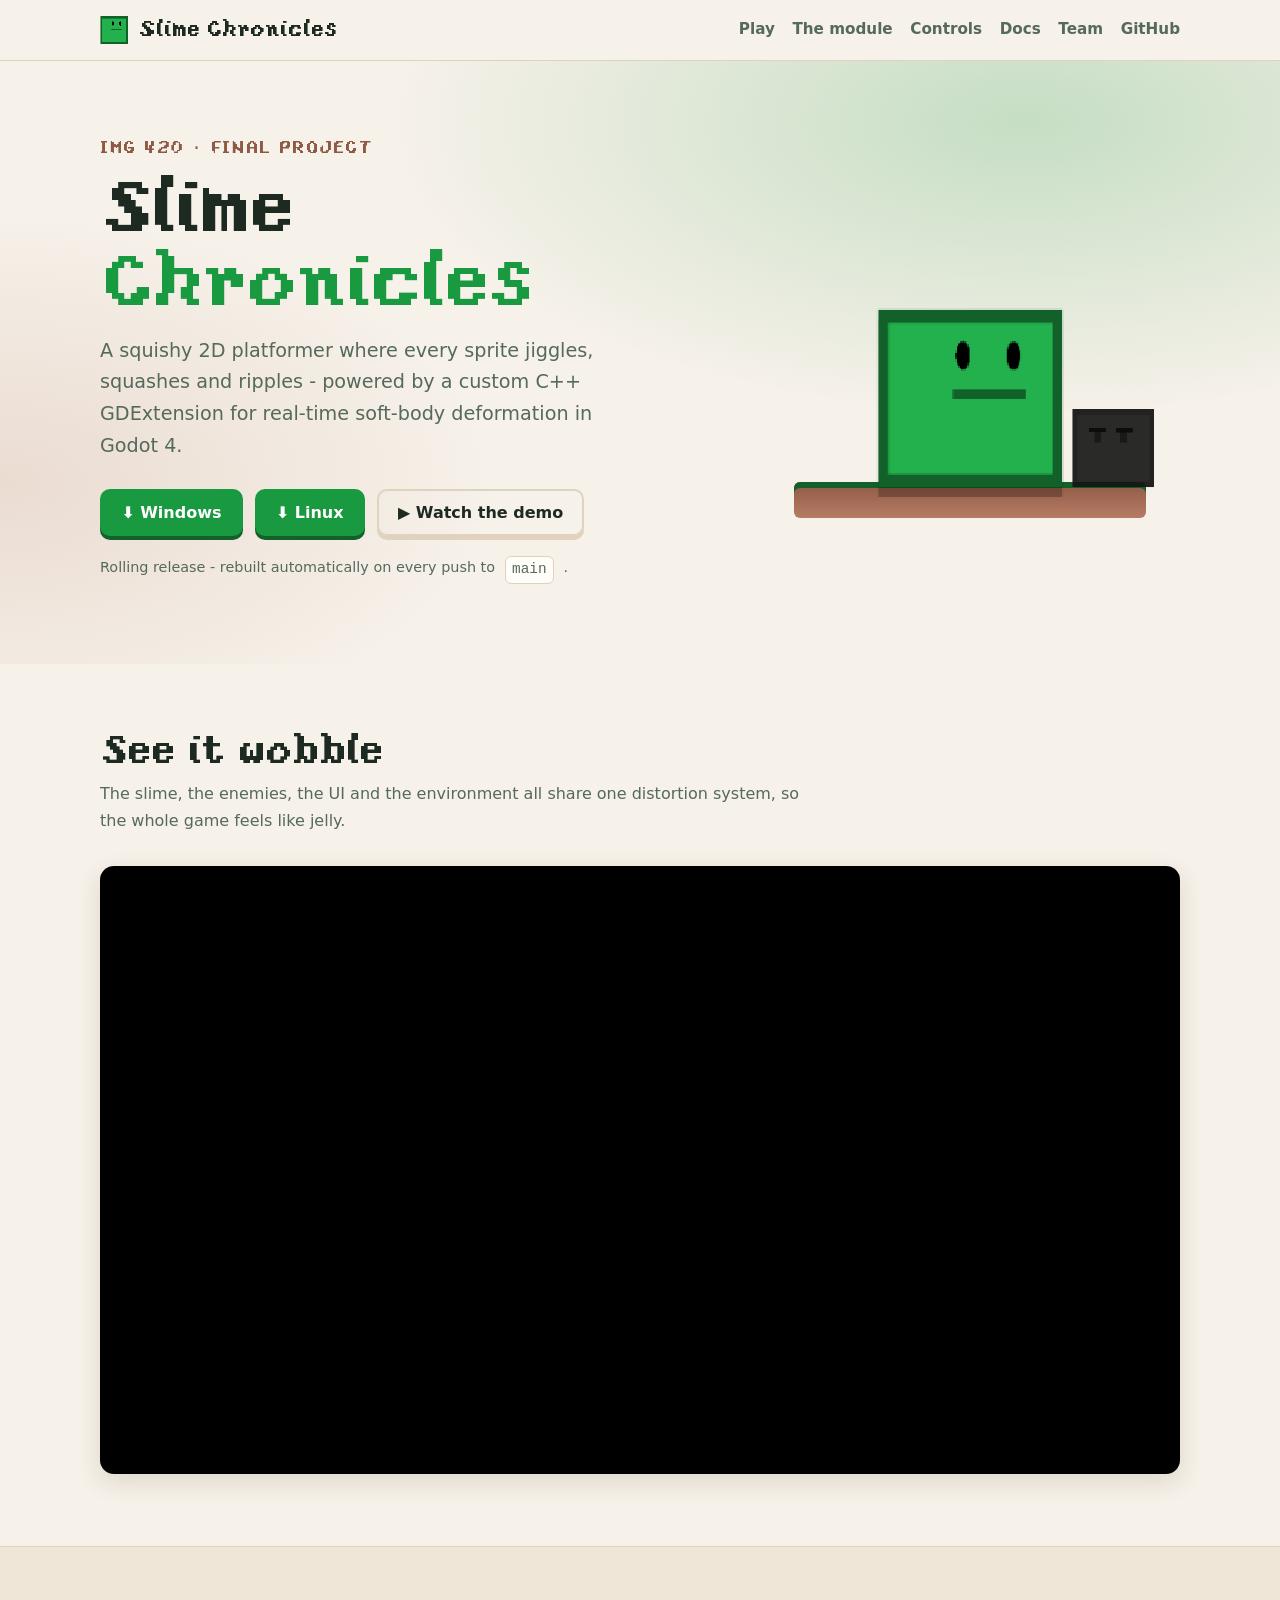
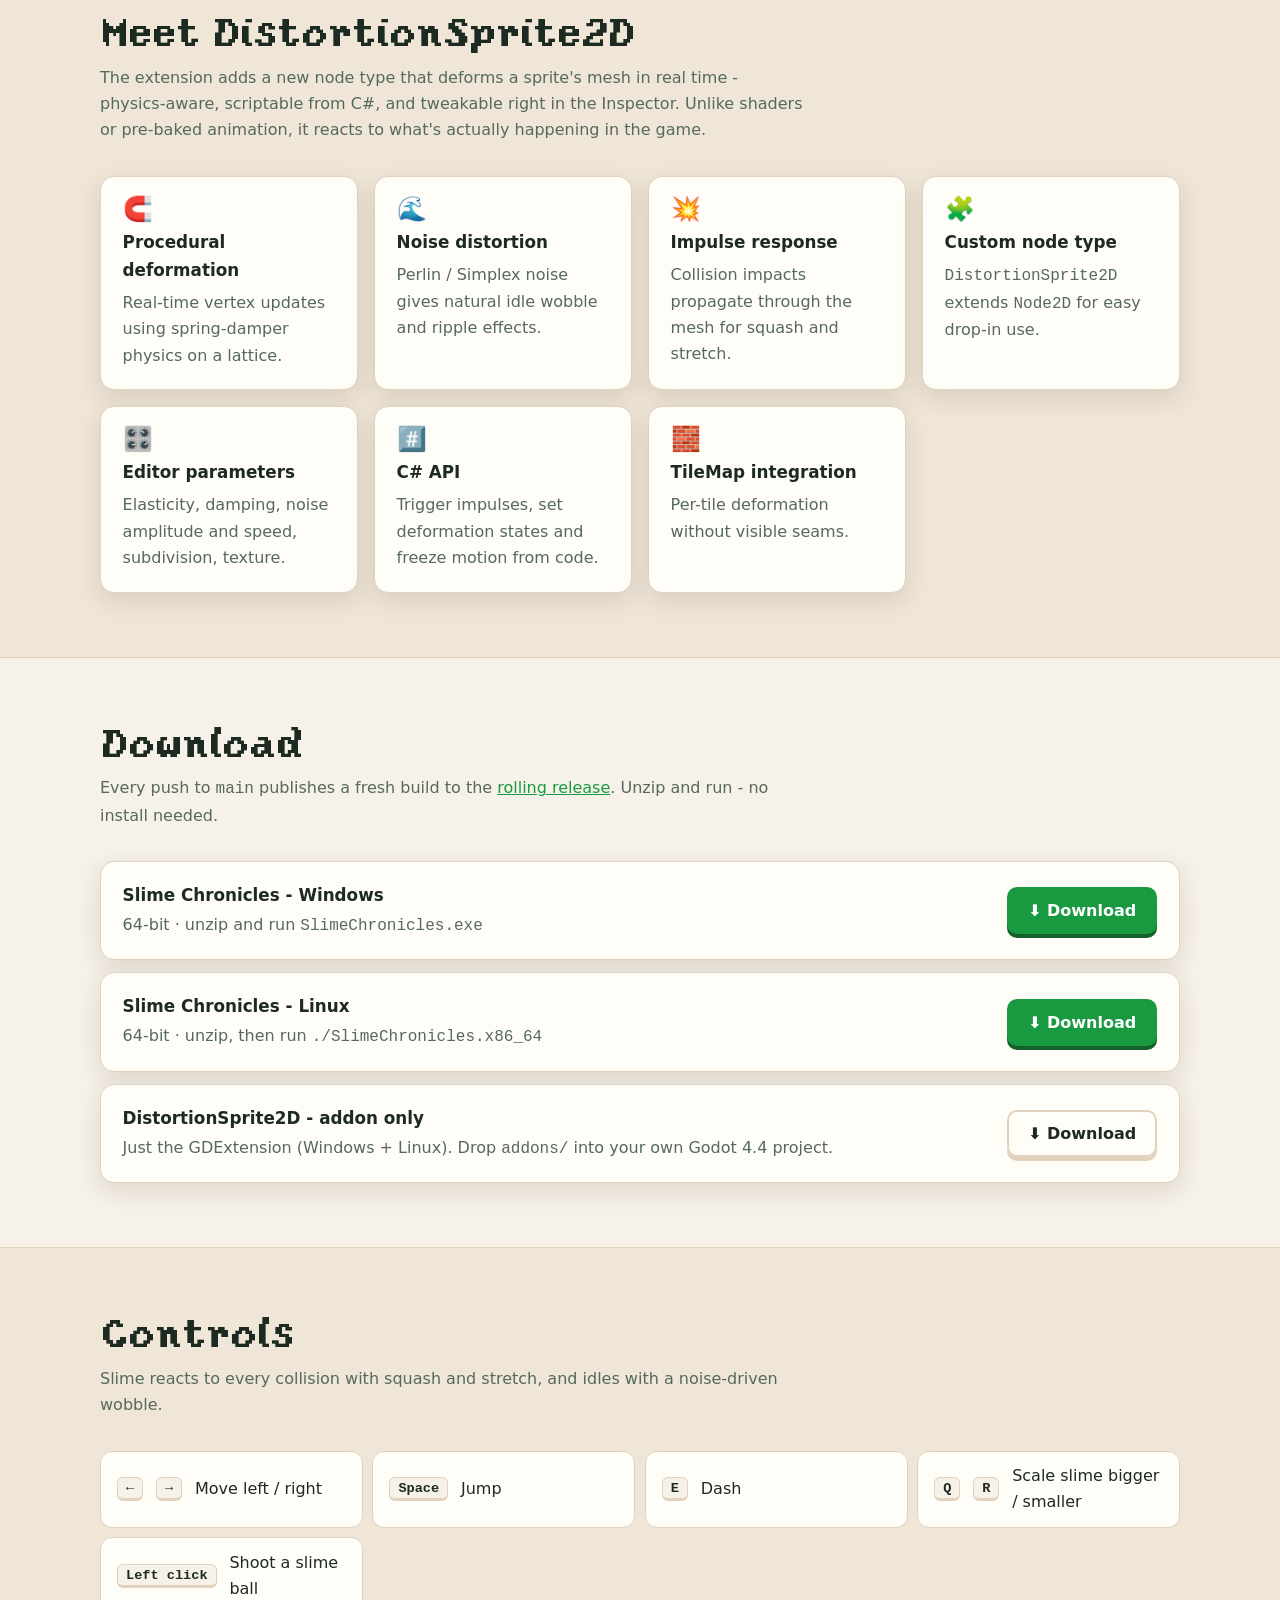
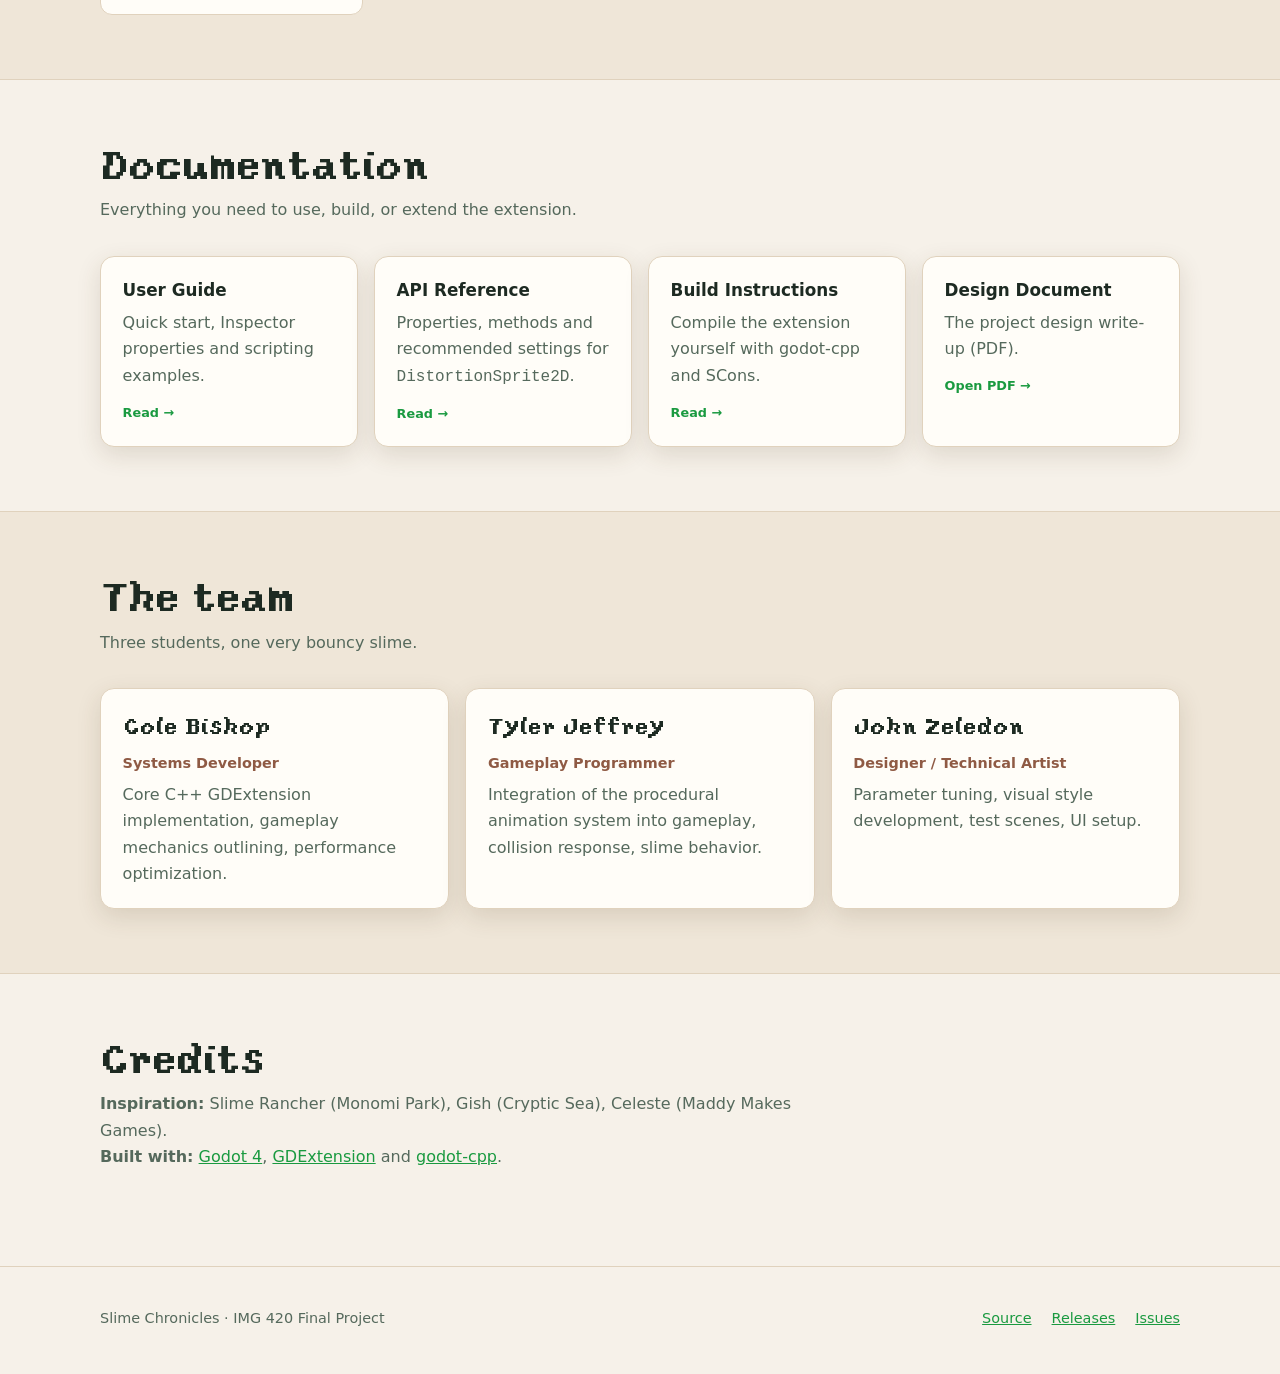
<file: docs/index.html>
<!DOCTYPE html>
<html lang="en">
<head>
  <meta charset="utf-8">
  <meta name="viewport" content="width=device-width, initial-scale=1">
  <title>Slime Chronicles - a squishy platformer built on a C++ GDExtension</title>
  <meta name="description" content="Slime Chronicles is a 2D Godot platformer powered by DistortionSprite2D, a custom C++ GDExtension for real-time soft-body mesh deformation. Download the latest build.">
  <meta name="color-scheme" content="dark light">
  <meta property="og:title" content="Slime Chronicles">
  <meta property="og:description" content="A squishy 2D platformer powered by a custom C++ GDExtension for real-time soft-body deformation.">
  <meta property="og:type" content="website">
  <link rel="icon" href="assets/favicon.svg" type="image/svg+xml">
  <link rel="stylesheet" href="assets/style.css">
</head>
<body>

<header class="site-header">
  <div class="wrap">
    <a class="brand" href="./"><img class="pixel" src="assets/slime.png" alt="" width="28" height="28"> Slime Chronicles</a>
    <nav class="site-nav" aria-label="Main">
      <a href="#play">Play</a>
      <a href="#module" class="optional">The module</a>
      <a href="#controls" class="optional">Controls</a>
      <a href="#docs">Docs</a>
      <a href="#team" class="optional">Team</a>
      <a href="https://github.com/Oracle451/IMG-420-Final-Project">GitHub</a>
    </nav>
  </div>
</header>

<main>

  <!-- ===== hero ===== -->
  <div class="hero">
    <div class="wrap">
      <div>
        <p class="eyebrow">IMG 420 · FINAL PROJECT</p>
        <h1>Slime <span>Chronicles</span></h1>
        <p class="lead">A squishy 2D platformer where every sprite jiggles, squashes and ripples - powered by a custom C++ GDExtension for real-time soft-body deformation in Godot&nbsp;4.</p>
        <div class="actions">
          <a class="btn" href="https://github.com/Oracle451/IMG-420-Final-Project/releases/download/rolling/SlimeChronicles-windows-x86_64.zip">⬇ Windows</a>
          <a class="btn" href="https://github.com/Oracle451/IMG-420-Final-Project/releases/download/rolling/SlimeChronicles-linux-x86_64.zip">⬇ Linux</a>
          <a class="btn ghost" href="#demo">▶ Watch the demo</a>
        </div>
        <p class="build-info" id="build-info">Rolling release - rebuilt automatically on every push to <code>main</code>.</p>
      </div>
      <div class="stage" aria-hidden="true">
        <img class="pixel hero-tar" src="assets/tar.png" alt="">
        <img class="pixel hero-slime" src="assets/slime.png" alt="">
      </div>
    </div>
  </div>

  <!-- ===== demo ===== -->
  <section id="demo">
    <div class="wrap">
      <h2>See it wobble</h2>
      <p class="section-lead">The slime, the enemies, the UI and the environment all share one distortion system, so the whole game feels like jelly.</p>
      <iframe class="video"
        src="https://www.youtube-nocookie.com/embed/VdhjqB3qmBI"
        title="Slime Chronicles gameplay demo"
        loading="lazy"
        allow="accelerometer; clipboard-write; encrypted-media; gyroscope; picture-in-picture"
        referrerpolicy="strict-origin-when-cross-origin"
        allowfullscreen></iframe>
    </div>
  </section>

  <!-- ===== module ===== -->
  <section id="module" class="alt">
    <div class="wrap">
      <h2>Meet DistortionSprite2D</h2>
      <p class="section-lead">The extension adds a new node type that deforms a sprite's mesh in real time - physics-aware, scriptable from C#, and tweakable right in the Inspector. Unlike shaders or pre-baked animation, it reacts to what's actually happening in the game.</p>
      <div class="grid">
        <div class="card feature"><div class="icon" aria-hidden="true">🧲</div><h3>Procedural deformation</h3><p>Real-time vertex updates using spring-damper physics on a lattice.</p></div>
        <div class="card feature"><div class="icon" aria-hidden="true">🌊</div><h3>Noise distortion</h3><p>Perlin / Simplex noise gives natural idle wobble and ripple effects.</p></div>
        <div class="card feature"><div class="icon" aria-hidden="true">💥</div><h3>Impulse response</h3><p>Collision impacts propagate through the mesh for squash and stretch.</p></div>
        <div class="card feature"><div class="icon" aria-hidden="true">🧩</div><h3>Custom node type</h3><p><code>DistortionSprite2D</code> extends <code>Node2D</code> for easy drop-in use.</p></div>
        <div class="card feature"><div class="icon" aria-hidden="true">🎛️</div><h3>Editor parameters</h3><p>Elasticity, damping, noise amplitude and speed, subdivision, texture.</p></div>
        <div class="card feature"><div class="icon" aria-hidden="true">#️⃣</div><h3>C# API</h3><p>Trigger impulses, set deformation states and freeze motion from code.</p></div>
        <div class="card feature"><div class="icon" aria-hidden="true">🧱</div><h3>TileMap integration</h3><p>Per-tile deformation without visible seams.</p></div>
      </div>
    </div>
  </section>

  <!-- ===== downloads ===== -->
  <section id="play">
    <div class="wrap">
      <h2>Download</h2>
      <p class="section-lead">Every push to <code>main</code> publishes a fresh build to the <a href="https://github.com/Oracle451/IMG-420-Final-Project/releases/tag/rolling">rolling release</a>. Unzip and run - no install needed.</p>
      <div class="downloads">
        <div class="card dl">
          <div><h3>Slime Chronicles - Windows</h3><p>64-bit · unzip and run <code>SlimeChronicles.exe</code> <span data-size="SlimeChronicles-windows-x86_64.zip"></span></p></div>
          <a class="btn" href="https://github.com/Oracle451/IMG-420-Final-Project/releases/download/rolling/SlimeChronicles-windows-x86_64.zip">⬇ Download</a>
        </div>
        <div class="card dl">
          <div><h3>Slime Chronicles - Linux</h3><p>64-bit · unzip, then run <code>./SlimeChronicles.x86_64</code> <span data-size="SlimeChronicles-linux-x86_64.zip"></span></p></div>
          <a class="btn" href="https://github.com/Oracle451/IMG-420-Final-Project/releases/download/rolling/SlimeChronicles-linux-x86_64.zip">⬇ Download</a>
        </div>
        <div class="card dl">
          <div><h3>DistortionSprite2D - addon only</h3><p>Just the GDExtension (Windows + Linux). Drop <code>addons/</code> into your own Godot 4.4 project. <span data-size="DistortionSprite2D-addon.zip"></span></p></div>
          <a class="btn ghost" href="https://github.com/Oracle451/IMG-420-Final-Project/releases/download/rolling/DistortionSprite2D-addon.zip">⬇ Download</a>
        </div>
      </div>
    </div>
  </section>

  <!-- ===== controls ===== -->
  <section id="controls" class="alt">
    <div class="wrap">
      <h2>Controls</h2>
      <p class="section-lead">Slime reacts to every collision with squash and stretch, and idles with a noise-driven wobble.</p>
      <ul class="controls">
        <li><kbd>←</kbd><kbd>→</kbd> Move left / right</li>
        <li><kbd>Space</kbd> Jump</li>
        <li><kbd>E</kbd> Dash</li>
        <li><kbd>Q</kbd><kbd>R</kbd> Scale slime bigger / smaller</li>
        <li><kbd>Left click</kbd> Shoot a slime ball</li>
      </ul>
    </div>
  </section>

  <!-- ===== docs ===== -->
  <section id="docs">
    <div class="wrap">
      <h2>Documentation</h2>
      <p class="section-lead">Everything you need to use, build, or extend the extension.</p>
      <div class="grid">
        <a class="card" href="doc.html?p=guide"><h3>User Guide</h3><p>Quick start, Inspector properties and scripting examples.</p><span class="tag">Read →</span></a>
        <a class="card" href="doc.html?p=api"><h3>API Reference</h3><p>Properties, methods and recommended settings for <code>DistortionSprite2D</code>.</p><span class="tag">Read →</span></a>
        <a class="card" href="doc.html?p=build"><h3>Build Instructions</h3><p>Compile the extension yourself with godot-cpp and SCons.</p><span class="tag">Read →</span></a>
        <a class="card" href="DESIGN_DOCUMENT.pdf"><h3>Design Document</h3><p>The project design write-up (PDF).</p><span class="tag">Open PDF →</span></a>
      </div>
    </div>
  </section>

  <!-- ===== team ===== -->
  <section id="team" class="alt">
    <div class="wrap">
      <h2>The team</h2>
      <p class="section-lead">Three students, one very bouncy slime.</p>
      <div class="grid">
        <div class="card person"><h3>Cole Bishop</h3><div class="role">Systems Developer</div><p>Core C++ GDExtension implementation, gameplay mechanics outlining, performance optimization.</p></div>
        <div class="card person"><h3>Tyler Jeffrey</h3><div class="role">Gameplay Programmer</div><p>Integration of the procedural animation system into gameplay, collision response, slime behavior.</p></div>
        <div class="card person"><h3>John Zeledon</h3><div class="role">Designer / Technical Artist</div><p>Parameter tuning, visual style development, test scenes, UI setup.</p></div>
      </div>
    </div>
  </section>

  <!-- ===== credits ===== -->
  <section id="credits">
    <div class="wrap">
      <h2>Credits</h2>
      <p class="section-lead"><strong>Inspiration:</strong> Slime Rancher (Monomi Park), Gish (Cryptic Sea), Celeste (Maddy Makes Games).<br>
        <strong>Built with:</strong> <a href="https://godotengine.org">Godot 4</a>, <a href="https://docs.godotengine.org/en/stable/tutorials/scripting/gdextension/index.html">GDExtension</a> and <a href="https://github.com/godotengine/godot-cpp">godot-cpp</a>.</p>
    </div>
  </section>

</main>

<footer class="site-footer">
  <div class="wrap">
    <span>Slime Chronicles · IMG 420 Final Project</span>
    <ul>
      <li><a href="https://github.com/Oracle451/IMG-420-Final-Project">Source</a></li>
      <li><a href="https://github.com/Oracle451/IMG-420-Final-Project/releases/tag/rolling">Releases</a></li>
      <li><a href="https://github.com/Oracle451/IMG-420-Final-Project/issues">Issues</a></li>
    </ul>
  </div>
</footer>

<script src="assets/site.js" defer></script>
</body>
</html>
</file>
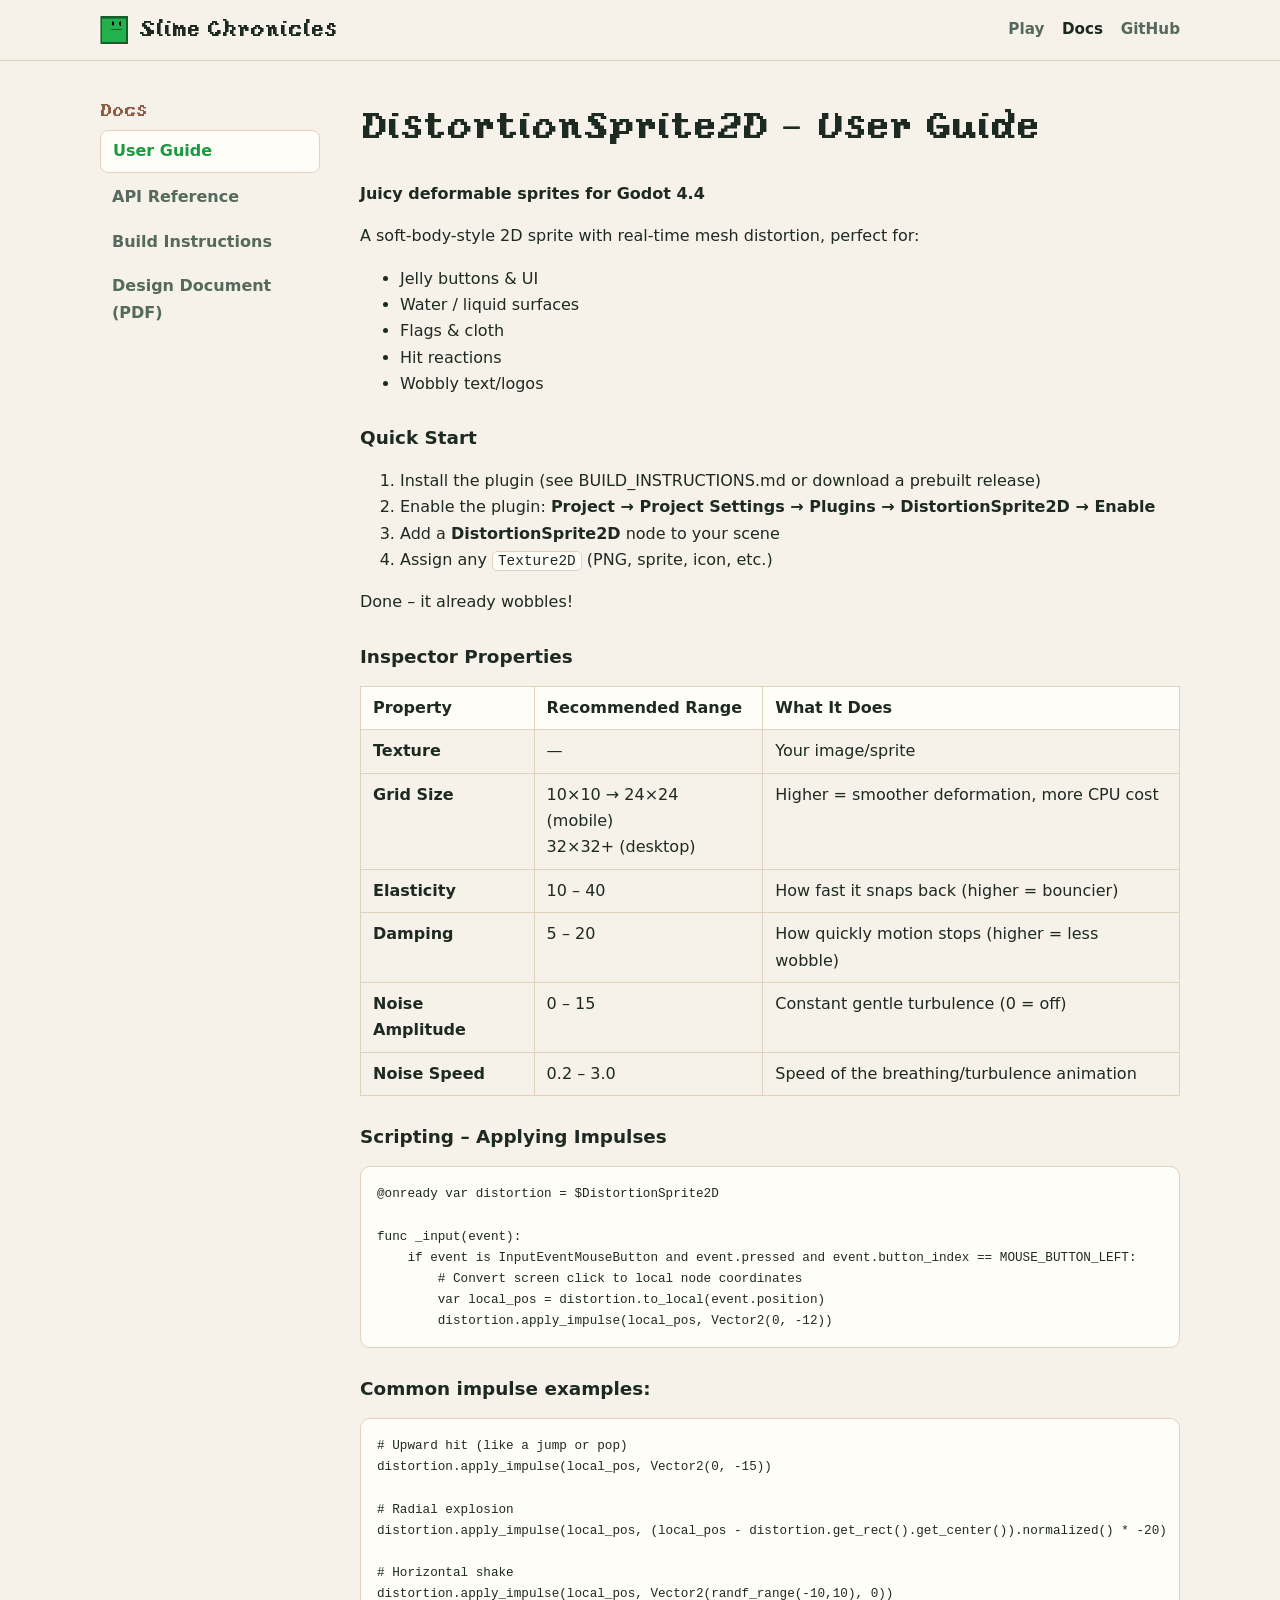
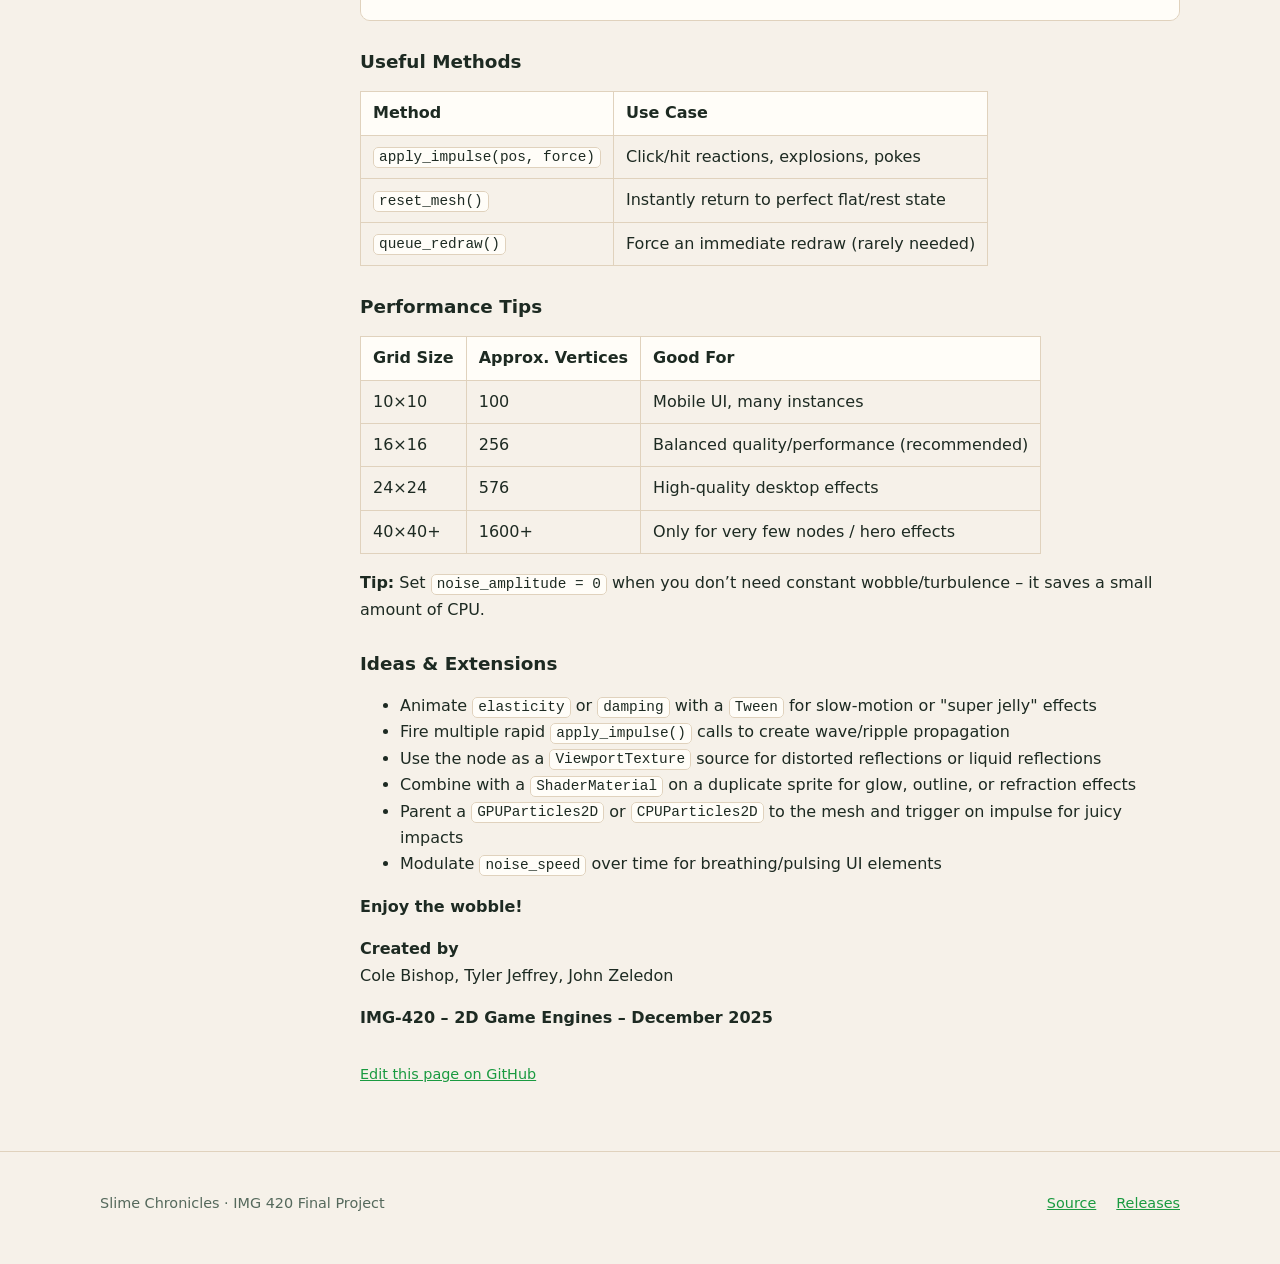
<file: docs/doc.html>
<!DOCTYPE html>
<html lang="en">
<head>
  <meta charset="utf-8">
  <meta name="viewport" content="width=device-width, initial-scale=1">
  <title>Documentation — Slime Chronicles</title>
  <meta name="color-scheme" content="dark light">
  <link rel="icon" href="assets/favicon.svg" type="image/svg+xml">
  <link rel="stylesheet" href="assets/style.css">
</head>
<body>

<header class="site-header">
  <div class="wrap">
    <a class="brand" href="./"><img class="pixel" src="assets/slime.png" alt="" width="28" height="28"> Slime Chronicles</a>
    <nav class="site-nav" aria-label="Main">
      <a href="./#play">Play</a>
      <a href="./#docs" aria-current="page">Docs</a>
      <a href="https://github.com/Oracle451/IMG-420-Final-Project">GitHub</a>
    </nav>
  </div>
</header>

<main class="wrap doc-layout">
  <aside class="doc-side" aria-label="Documentation">
    <h2>Docs</h2>
    <ul id="doc-nav"></ul>
  </aside>
  <article class="markdown" id="doc">
    <p>Loading…</p>
    <noscript><p class="doc-error">This page needs JavaScript to render the Markdown docs. You can also read them <a href="https://github.com/Oracle451/IMG-420-Final-Project/tree/main/docs">on GitHub</a>.</p></noscript>
  </article>
</main>

<footer class="site-footer">
  <div class="wrap">
    <span>Slime Chronicles · IMG 420 Final Project</span>
    <ul>
      <li><a href="https://github.com/Oracle451/IMG-420-Final-Project">Source</a></li>
      <li><a href="https://github.com/Oracle451/IMG-420-Final-Project/releases/tag/rolling">Releases</a></li>
    </ul>
  </div>
</footer>

<script src="assets/marked.umd.js"></script>
<script src="assets/site.js" defer></script>
</body>
</html>
</file>
<file: docs/assets/style.css>
/* Slime Chronicles site — palette sampled from the game's own art. */

@font-face {
  font-family: "Yoster";
  src: url("yoster.ttf") format("truetype");
  font-display: swap;
}

:root {
  --bg: #0e1a14;
  --bg-2: #132219;
  --card: #172a1f;
  --card-border: #244434;
  --text: #e8efe9;
  --muted: #9db5a5;
  --slime: #22b14c;
  --slime-dark: #13612a;
  --slime-ink: #04200d;
  --dirt: #d09d7b;
  --dirt-dark: #b67b65;
  --tar: #1f1f1f;
  --radius: 14px;
  --shadow: 0 8px 24px rgba(0, 0, 0, 0.35);
  --font-pixel: "Yoster", ui-monospace, "Cascadia Code", Menlo, Consolas, monospace;
  --font-body: system-ui, -apple-system, "Segoe UI", Roboto, "Helvetica Neue", Arial, sans-serif;
  color-scheme: dark;
}

@media (prefers-color-scheme: light) {
  :root:not([data-theme="dark"]) {
    --bg: #f6f1e9;
    --bg-2: #efe6d8;
    --card: #fffdf8;
    --card-border: #e0d2bd;
    --text: #1d2a22;
    --muted: #55695c;
    --slime: #1a9a40;
    --slime-dark: #13612a;
    --slime-ink: #ffffff;
    --dirt: #8f5a44;
    --shadow: 0 8px 24px rgba(80, 55, 30, 0.14);
    color-scheme: light;
  }
}

:root[data-theme="light"] {
  --bg: #f6f1e9;
  --bg-2: #efe6d8;
  --card: #fffdf8;
  --card-border: #e0d2bd;
  --text: #1d2a22;
  --muted: #55695c;
  --slime: #1a9a40;
  --slime-dark: #13612a;
  --slime-ink: #ffffff;
  --dirt: #8f5a44;
  --shadow: 0 8px 24px rgba(80, 55, 30, 0.14);
  color-scheme: light;
}

*,
*::before,
*::after {
  box-sizing: border-box;
}

html {
  scroll-behavior: smooth;
  scroll-padding-top: 72px;
}

body {
  margin: 0;
  background: var(--bg);
  color: var(--text);
  font: 16px/1.65 var(--font-body);
  -webkit-font-smoothing: antialiased;
}

img {
  max-width: 100%;
  height: auto;
}

.pixel {
  image-rendering: pixelated;
}

a {
  color: var(--slime);
}

a:hover {
  text-decoration-thickness: 2px;
}

:focus-visible {
  outline: 3px solid var(--dirt);
  outline-offset: 3px;
  border-radius: 4px;
}

.wrap {
  width: min(1080px, 100% - 2.5rem);
  margin-inline: auto;
}

/* ---------- header ---------- */

.site-header {
  position: sticky;
  top: 0;
  z-index: 20;
  background: color-mix(in srgb, var(--bg) 88%, transparent);
  backdrop-filter: blur(10px);
  border-bottom: 1px solid var(--card-border);
}

.site-header .wrap {
  display: flex;
  align-items: center;
  gap: 1.25rem;
  min-height: 60px;
}

.brand {
  display: flex;
  align-items: center;
  gap: 0.6rem;
  font-family: var(--font-pixel);
  font-size: 1.35rem;
  color: var(--text);
  text-decoration: none;
  margin-right: auto;
  white-space: nowrap;
}

.brand img {
  width: 28px;
  height: 28px;
}

.site-nav {
  display: flex;
  gap: 1.1rem;
  flex-wrap: wrap;
}

.site-nav a {
  color: var(--muted);
  text-decoration: none;
  font-weight: 600;
  font-size: 0.95rem;
}

.site-nav a:hover,
.site-nav a[aria-current="page"] {
  color: var(--text);
}

@media (max-width: 720px) {
  .site-nav a.optional {
    display: none;
  }
}

@media (max-width: 480px) {
  .site-header .wrap {
    gap: 0.75rem;
  }
  .brand {
    font-size: 1.1rem;
    gap: 0.4rem;
  }
  .brand img {
    width: 22px;
    height: 22px;
  }
  .site-nav {
    gap: 0.75rem;
    flex-wrap: nowrap;
  }
  .site-nav a {
    font-size: 0.85rem;
  }
}

/* ---------- hero ---------- */

.hero {
  position: relative;
  overflow: hidden;
  padding: 4.5rem 0 5rem;
  background:
    radial-gradient(900px 420px at 80% 10%, color-mix(in srgb, var(--slime) 22%, transparent), transparent 70%),
    radial-gradient(700px 380px at 0% 70%, color-mix(in srgb, var(--dirt-dark) 18%, transparent), transparent 70%),
    var(--bg);
}

.hero .wrap {
  display: grid;
  grid-template-columns: 1.2fr 0.8fr;
  gap: 2rem;
  align-items: center;
}

@media (max-width: 820px) {
  .hero .wrap {
    grid-template-columns: 1fr;
    text-align: center;
  }
  .hero .actions,
  .hero .build-info {
    justify-content: center;
  }
  .stage {
    order: -1;
  }
}

.eyebrow {
  font-family: var(--font-pixel);
  color: var(--dirt);
  letter-spacing: 0.08em;
  font-size: 1.1rem;
  margin: 0 0 0.5rem;
}

.hero h1 {
  font-family: var(--font-pixel);
  font-weight: normal;
  font-size: clamp(2.8rem, 7vw, 4.6rem);
  line-height: 1;
  margin: 0 0 1.1rem;
}

.hero h1 span {
  color: var(--slime);
}

.hero .lead {
  font-size: 1.2rem;
  color: var(--muted);
  max-width: 34rem;
  margin: 0 0 1.75rem;
}

@media (max-width: 820px) {
  .hero .lead {
    margin-inline: auto;
  }
}

.actions {
  display: flex;
  flex-wrap: wrap;
  gap: 0.75rem;
}

.btn {
  display: inline-flex;
  align-items: center;
  gap: 0.5rem;
  padding: 0.75rem 1.2rem;
  border-radius: 10px;
  border: 2px solid var(--slime);
  background: var(--slime);
  color: var(--slime-ink);
  font: 700 1rem var(--font-body);
  text-decoration: none;
  cursor: pointer;
  box-shadow: 0 4px 0 var(--slime-dark);
  transition: transform 0.08s ease, box-shadow 0.08s ease;
}

.btn:hover {
  transform: translateY(2px);
  box-shadow: 0 2px 0 var(--slime-dark);
  text-decoration: none;
}

.btn:active {
  transform: translateY(4px);
  box-shadow: 0 0 0 var(--slime-dark);
}

.btn.ghost {
  background: transparent;
  color: var(--text);
  border-color: var(--card-border);
  box-shadow: 0 4px 0 var(--card-border);
}

.build-info {
  display: flex;
  flex-wrap: wrap;
  gap: 0.35rem 0.6rem;
  margin: 1.25rem 0 0;
  color: var(--muted);
  font-size: 0.9rem;
}

.build-info code {
  background: var(--card);
  border: 1px solid var(--card-border);
  padding: 0.05rem 0.4rem;
  border-radius: 6px;
}

/* the slime wobbles, like in-game */
.stage {
  position: relative;
  height: 320px;
  display: grid;
  place-items: end center;
}

.stage::after {
  content: "";
  position: absolute;
  inset: auto 8% 0;
  height: 36px;
  border-radius: 6px;
  background: linear-gradient(var(--dirt), var(--dirt-dark));
  box-shadow: inset 0 6px 0 var(--slime-dark);
}

.stage .hero-slime {
  position: relative;
  z-index: 1;
  width: 190px;
  margin-bottom: 30px;
  transform-origin: 50% 100%;
  animation: wobble 2.6s ease-in-out infinite;
  filter: drop-shadow(0 10px 0 rgba(0, 0, 0, 0.25));
}

.stage .hero-tar {
  position: absolute;
  z-index: 1;
  width: 84px;
  right: 6%;
  bottom: 30px;
  animation: creep 4.5s ease-in-out infinite;
  opacity: 0.95;
}

@keyframes wobble {
  0%, 100% { transform: scale(1, 1); }
  20% { transform: scale(1.08, 0.9); }
  40% { transform: scale(0.95, 1.07) translateY(-6px); }
  60% { transform: scale(1.04, 0.96); }
  80% { transform: scale(0.99, 1.02); }
}

@keyframes creep {
  0%, 100% { transform: translateX(0); }
  50% { transform: translateX(-26px); }
}

@media (prefers-reduced-motion: reduce) {
  .stage .hero-slime,
  .stage .hero-tar {
    animation: none;
  }
  html {
    scroll-behavior: auto;
  }
}

/* ---------- sections ---------- */

section {
  padding: 4rem 0;
}

section.alt {
  background: var(--bg-2);
  border-block: 1px solid var(--card-border);
}

h2 {
  font-family: var(--font-pixel);
  font-weight: normal;
  font-size: clamp(1.9rem, 4vw, 2.5rem);
  line-height: 1.1;
  margin: 0 0 0.6rem;
}

.section-lead {
  color: var(--muted);
  max-width: 44rem;
  margin: 0 0 2rem;
}

.grid {
  display: grid;
  gap: 1rem;
  grid-template-columns: repeat(auto-fit, minmax(240px, 1fr));
}

.card {
  background: var(--card);
  border: 1px solid var(--card-border);
  border-radius: var(--radius);
  padding: 1.25rem 1.35rem;
  box-shadow: var(--shadow);
}

.card h3 {
  margin: 0 0 0.35rem;
  font-size: 1.05rem;
}

.card p {
  margin: 0;
  color: var(--muted);
}

a.card {
  color: inherit;
  text-decoration: none;
  transition: transform 0.12s ease, border-color 0.12s ease;
}

a.card:hover {
  transform: translateY(-3px);
  border-color: var(--slime);
}

.card .tag {
  display: inline-block;
  margin-top: 0.8rem;
  font-size: 0.8rem;
  font-weight: 700;
  color: var(--slime);
}

.feature .icon {
  font-size: 1.5rem;
  line-height: 1;
  margin-bottom: 0.5rem;
}

/* video */

.video {
  aspect-ratio: 16 / 9;
  width: 100%;
  border: 0;
  border-radius: var(--radius);
  background: #000;
  box-shadow: var(--shadow);
}

/* controls */

.controls {
  display: grid;
  gap: 0.6rem;
  grid-template-columns: repeat(auto-fit, minmax(260px, 1fr));
  margin: 0;
  padding: 0;
  list-style: none;
}

.controls li {
  display: flex;
  align-items: center;
  gap: 0.8rem;
  background: var(--card);
  border: 1px solid var(--card-border);
  border-radius: 12px;
  padding: 0.7rem 1rem;
}

kbd {
  font: 700 0.85rem ui-monospace, Menlo, Consolas, monospace;
  background: var(--bg);
  color: var(--text);
  border: 1px solid var(--card-border);
  border-bottom-width: 3px;
  border-radius: 6px;
  padding: 0.15rem 0.5rem;
  white-space: nowrap;
}

/* downloads table */

.downloads {
  display: grid;
  gap: 0.75rem;
}

.dl {
  display: flex;
  flex-wrap: wrap;
  align-items: center;
  gap: 0.75rem 1.25rem;
  justify-content: space-between;
}

.dl h3 {
  margin: 0;
}

.dl p {
  margin: 0.15rem 0 0;
}

/* team */

.person h3 {
  font-family: var(--font-pixel);
  font-weight: normal;
  font-size: 1.4rem;
}

.person .role {
  color: var(--dirt);
  font-weight: 700;
  font-size: 0.9rem;
  margin-bottom: 0.4rem;
}

/* footer */

.site-footer {
  padding: 2.5rem 0 3rem;
  color: var(--muted);
  font-size: 0.9rem;
  border-top: 1px solid var(--card-border);
}

.site-footer .wrap {
  display: flex;
  flex-wrap: wrap;
  gap: 1rem 2rem;
  justify-content: space-between;
}

.site-footer ul {
  display: flex;
  gap: 1.25rem;
  margin: 0;
  padding: 0;
  list-style: none;
}

/* ---------- doc viewer (doc.html) ---------- */

.doc-layout {
  display: grid;
  grid-template-columns: 220px minmax(0, 1fr);
  gap: 2.5rem;
  padding: 2.5rem 0 4rem;
}

@media (max-width: 800px) {
  .doc-layout {
    grid-template-columns: minmax(0, 1fr);
    gap: 1.25rem;
  }
}

.doc-side {
  position: sticky;
  top: 80px;
  align-self: start;
}

@media (max-width: 800px) {
  .doc-side {
    position: static;
  }
}

.doc-side h2 {
  font-size: 1.1rem;
  color: var(--dirt);
}

.doc-side ul {
  list-style: none;
  margin: 0;
  padding: 0;
  display: grid;
  gap: 0.25rem;
}

.doc-side a {
  display: block;
  padding: 0.45rem 0.75rem;
  border-radius: 8px;
  color: var(--muted);
  text-decoration: none;
  font-weight: 600;
}

.doc-side a:hover {
  background: var(--card);
  color: var(--text);
}

.doc-side a[aria-current="page"] {
  background: var(--card);
  color: var(--slime);
  border: 1px solid var(--card-border);
}

.markdown {
  min-width: 0;
  overflow-wrap: anywhere;
}

.markdown h1,
.markdown h2,
.markdown h3 {
  font-family: var(--font-body);
  line-height: 1.25;
}

.markdown h1 {
  font-family: var(--font-pixel);
  font-weight: normal;
  font-size: 2.4rem;
  margin-top: 0;
}

.markdown h1:not(:first-child),
.markdown h2 {
  font-family: var(--font-body);
  font-weight: 700;
  font-size: 1.5rem;
  margin-top: 2.2rem;
  padding-bottom: 0.3rem;
  border-bottom: 1px solid var(--card-border);
}

.markdown h3 {
  font-size: 1.15rem;
  margin-top: 1.8rem;
}

.markdown pre {
  overflow-x: auto;
  background: var(--card);
  border: 1px solid var(--card-border);
  border-radius: 10px;
  padding: 1rem;
  font-size: 0.88rem;
  line-height: 1.5;
}

.markdown code {
  font: 0.9em ui-monospace, Menlo, Consolas, monospace;
  background: var(--card);
  border: 1px solid var(--card-border);
  border-radius: 5px;
  padding: 0.1em 0.35em;
}

.markdown pre code {
  background: none;
  border: 0;
  padding: 0;
}

.markdown table {
  display: block;
  overflow-x: auto;
  border-collapse: collapse;
  max-width: 100%;
}

.markdown th,
.markdown td {
  border: 1px solid var(--card-border);
  padding: 0.5rem 0.75rem;
  text-align: left;
  vertical-align: top;
}

.markdown th {
  background: var(--card);
}

.markdown hr {
  border: 0;
  border-top: 1px solid var(--card-border);
  margin: 2rem 0;
}

.markdown blockquote {
  margin: 1rem 0;
  padding: 0.1rem 1rem;
  border-left: 4px solid var(--slime);
  color: var(--muted);
}

.doc-meta {
  margin: 2rem 0 0;
  font-size: 0.9rem;
  color: var(--muted);
}

.doc-error {
  padding: 1rem 1.25rem;
  border: 1px solid var(--dirt-dark);
  border-radius: 10px;
  background: var(--card);
}

/* small-screen overrides (kept last so they beat the base rules above) */
@media (max-width: 480px) {
  .hero {
    padding: 2.25rem 0 3rem;
  }
  .stage {
    height: 220px;
  }
  .stage .hero-slime {
    width: 130px;
    margin-bottom: 24px;
  }
  .stage .hero-tar {
    width: 58px;
    bottom: 24px;
  }
  .stage::after {
    height: 28px;
  }
}
</file>
